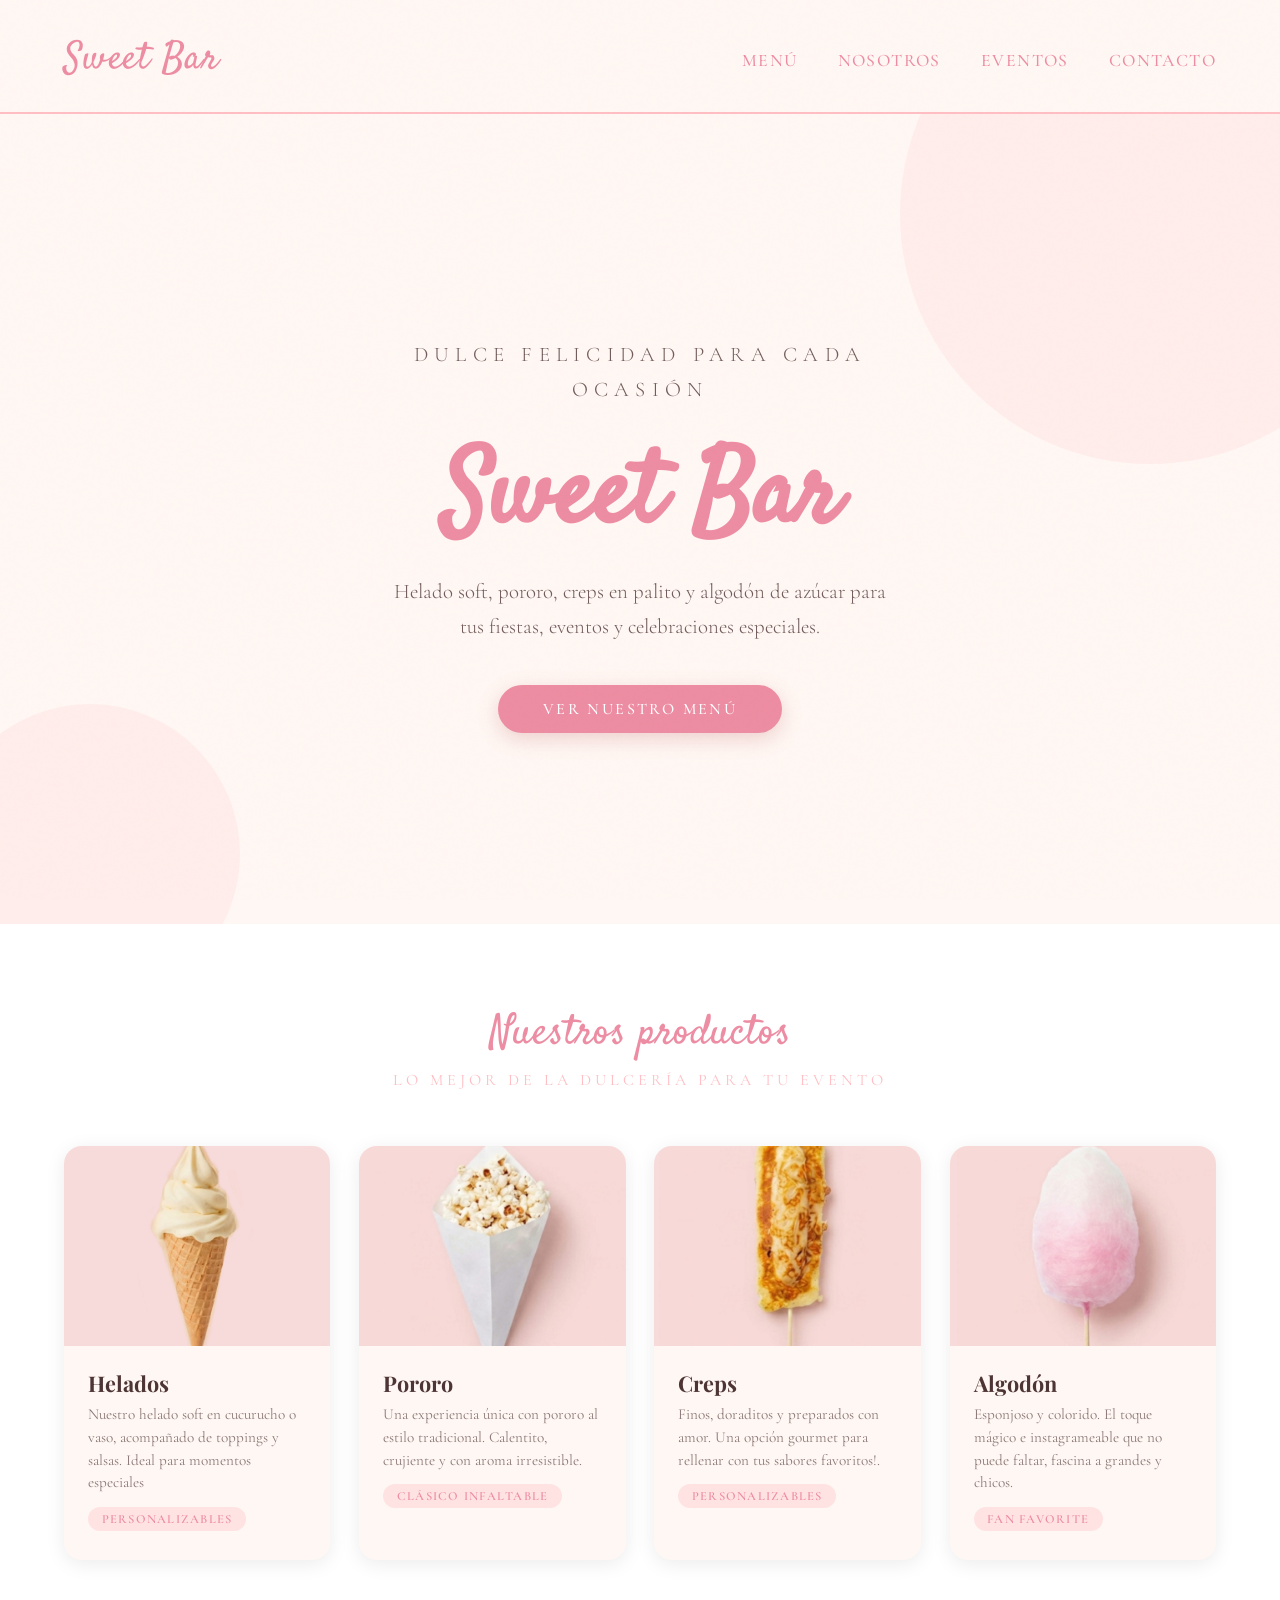
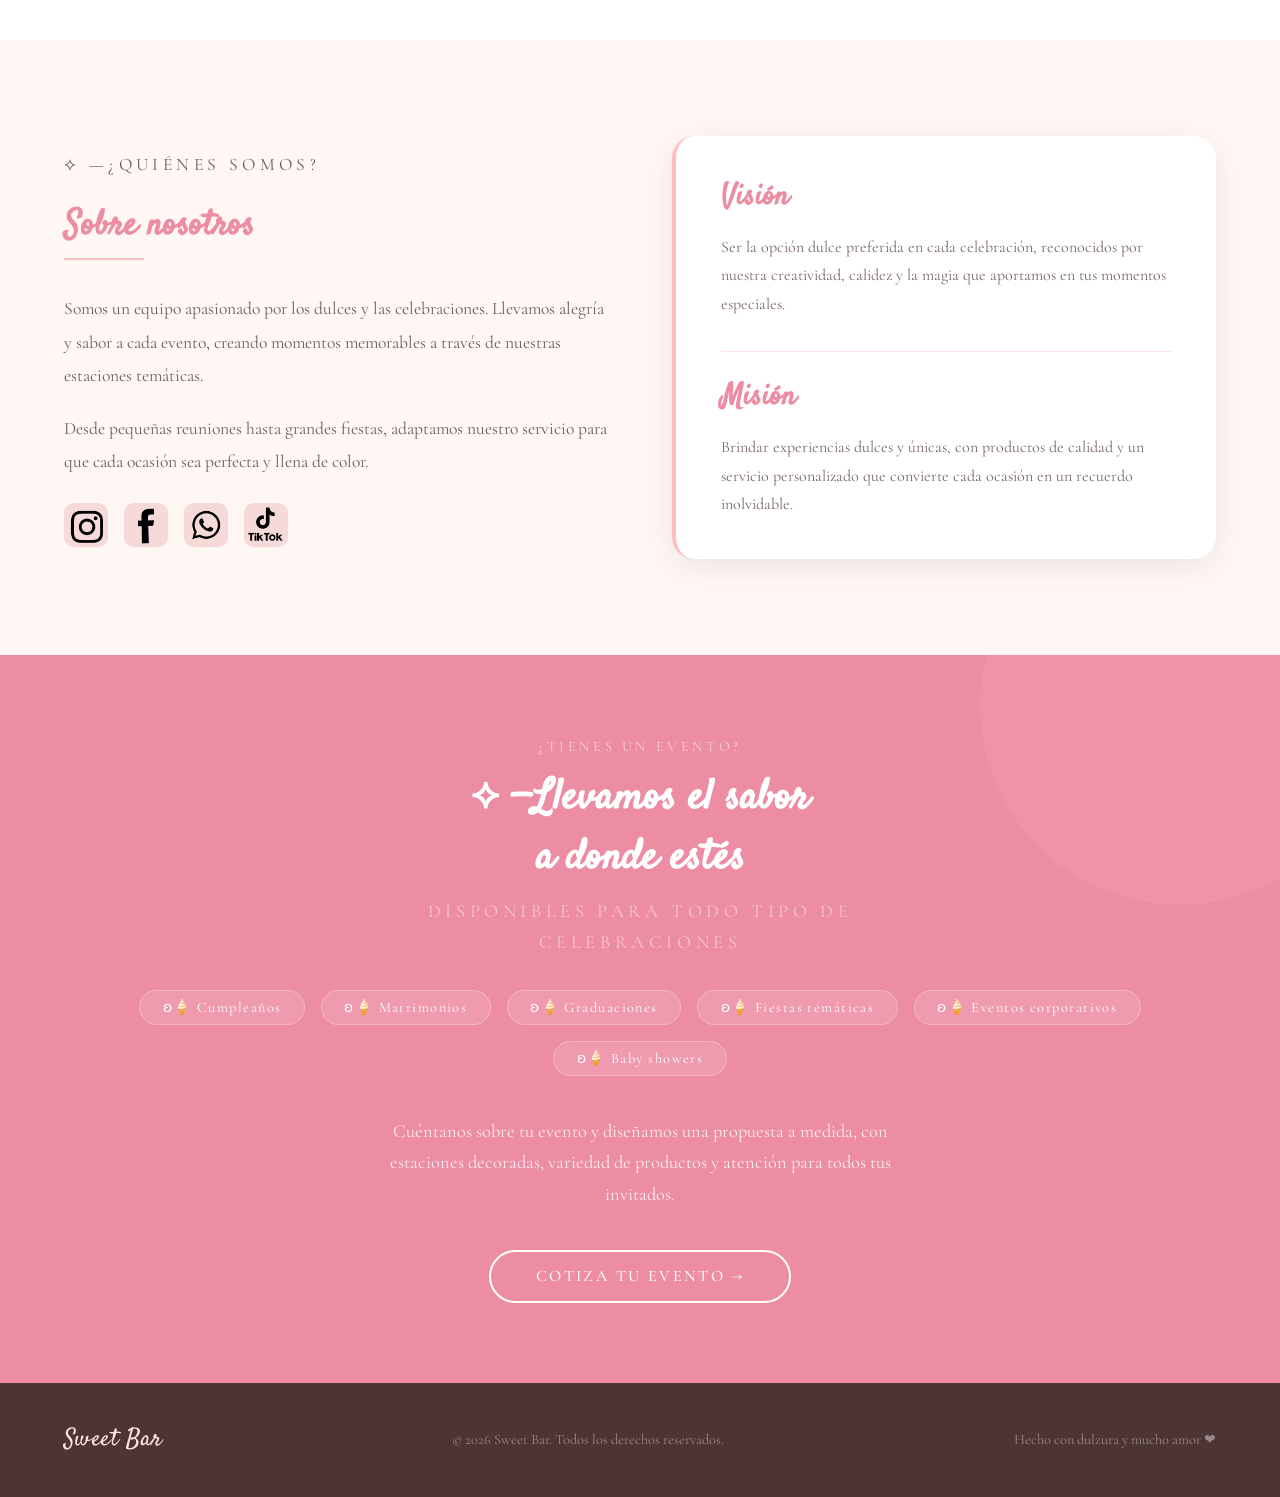
<file: index.html>
<!DOCTYPE html>
<html lang="es">
<head>
   
  <script src="https://cdn.userway.org/widget.js" data-account="dfUtnIJKN6"></script>
  <meta charset="UTF-8" />
  <meta name="viewport" content="width=device-width, initial-scale=1.0"/>
  <title>Sweet Bar</title>
  <link href="https://fonts.googleapis.com/css2?family=Playfair+Display:ital,wght@0,400;0,700;1,400&family=Cormorant+Garamond:wght@300;400;500&family=Satisfy&display=swap" rel="stylesheet"/>
  <style>
    :root {
    
  --rosa: #ffbec3;
  --rosa-claro: #ffe3e3;
  --rosa-oscuro: #ed8da3;
  --crema: #fff7f3;
  --blanco: #ffffff;
  --texto: #4e3535;
  --sombra: rgba(0, 0, 0, 0.08);
  --degradado: linear-gradient(135deg, #ffb6b9, #fae3d9);
}
    
    

    *, *::before, *::after {
      box-sizing: border-box;
      margin: 0;
      padding: 0;
    }

    body {
       background-color: var(--crema);
      color: var(--texto);
      font-family: 'Cormorant Garamond', serif;
      overflow-x: hidden;
    }

    /* ========== NOISE TEXTURE OVERLAY ========== */
    body::before {
      content: '';
      position: fixed;
      inset: 0;
      background-image: url("data:image/svg+xml,%3Csvg viewBox='0 0 200 200' xmlns='http://www.w3.org/2000/svg'%3E%3Cfilter id='n'%3E%3CfeTurbulence type='fractalNoise' baseFrequency='0.9' numOctaves='4' stitchTiles='stitch'/%3E%3C/filter%3E%3Crect width='100%25' height='100%25' filter='url(%23n)' opacity='0.03'/%3E%3C/svg%3E");
      pointer-events: none;
      z-index: 1000;
      opacity: 0.4;
    }

    /* ========== HEADER / NAV ========== */
    header {
      padding: 2rem 4rem 1.5rem;
      border-bottom: 2px solid var(--rosa);
      display: flex;
      align-items: center;
      justify-content: space-between;
      background: var(--crema);
      position: sticky;
      top: 0;
      z-index: 100;
      animation: slideDown 0.7s ease both;
    }

    @keyframes slideDown {
      from { transform: translateY(-40px); opacity: 0; }
      to   { transform: translateY(0);     opacity: 1; }
    }

    .logo {
      font-family: 'Satisfy', cursive;
      font-size: 2.4rem;
      color: var(--rosa-oscuro);
      letter-spacing: 0.02em;
      text-decoration: none;
    }

    .logo span {
      color: var(--rosa);
    }

    nav {
      display: flex;
      gap: 2.5rem;
    }

    nav a {
      text-decoration: none;
      font-family: 'Cormorant Garamond', serif;
      font-size: 1.1rem;
      font-weight: 500;
      color: var(--rosa-oscuro);
      letter-spacing: 0.08em;
      text-transform: uppercase;
      transition: color 0.3s;
      position: relative;
    }

    nav a::after {
      content: '';
      position: absolute;
      bottom: -3px;
      left: 0;
      width: 0;
      height: 1.5px;
      background: var(--rosa-oscuro);
      transition: width 0.3s ease;
    }

    nav a:hover::after { width: 100%; }
    nav a:hover { color: var(--texto); }

    /* ========== HERO ========== */
    .hero {
      min-height: 90vh;
      display: flex;
      flex-direction: column;
      align-items: center;
      justify-content: center;
      text-align: center;
      padding: 5rem 2rem 3rem;
      position: relative;
      overflow: hidden;
      animation: fadeUp 1s 0.2s ease both;
    }

    @keyframes fadeUp {
      from { transform: translateY(30px); opacity: 0; }
      to   { transform: translateY(0);    opacity: 1; }
    }

    /* decorative circles */
    .hero::before,
    .hero::after {
      content: '';
      position: absolute;
      border-radius: 50%;
      background: var(--rosa-claro);
      opacity: 0.5;
      z-index: 0;
    }
    .hero::before { width: 500px; height: 500px; top: -150px; right: -120px; }
    .hero::after  { width: 300px; height: 300px; bottom: -80px; left: -60px; }

    .hero-eyebrow {
      font-size: 1rem;
      letter-spacing: 0.3em;
      text-transform: uppercase;
      color: var(--rosa);
      margin-bottom: 1rem;
      position: relative;
      z-index: 1;
    }

    .hero h1 {
      font-family: 'Satisfy', cursive;
      font-size: clamp(3.5rem, 8vw, 7rem);
      color: var(--rosa-oscuro);
      line-height: 1;
      margin-bottom: 1.5rem;
      position: relative;
      z-index: 1;
    }

    .hero p {
      font-size: 1.3rem;
      font-weight: 300;
      max-width: 520px;
      line-height: 1.7;
      color: var(--texto);
      opacity: 0.8;
      margin-bottom: 2.5rem;
      position: relative;
      z-index: 1;
    }

    .btn-primary {
      display: inline-block;
      padding: 0.9rem 2.8rem;
      background: var(--rosa-oscuro);
      color: #fff;
      font-family: 'Cormorant Garamond', serif;
      font-size: 1rem;
      font-weight: 500;
      letter-spacing: 0.15em;
      text-transform: uppercase;
      text-decoration: none;
      border-radius: 50px;
      position: relative;
      z-index: 1;
      transition: background 0.3s, transform 0.2s, box-shadow 0.3s;
      box-shadow: 0 6px 20px rgba(200,120,120,0.3);
    }

    .btn-primary:hover {
      background: var(--texto);
      transform: translateY(-2px);
      box-shadow: 0 10px 28px rgba(74,46,46,0.2);
    }

    /* ========== PRODUCTOS ========== */
    .section-title {
      text-align: center;
      font-family: 'Satisfy', cursive;
      font-size: 2.6rem;
      color: var(--rosa-oscuro);
      margin-bottom: 0.4rem;
    }

    .section-sub {
      text-align: center;
      font-size: 1rem;
      letter-spacing: 0.25em;
      text-transform: uppercase;
      color: var(--rosa);
      margin-bottom: 3.5rem;
    }

    #menu {
      padding: 5rem 4rem;
      background: var(--blanco);
    }

    .productos-grid {
      display: grid;
      grid-template-columns: repeat(4, 1fr);
      gap: 1.8rem;
      max-width: 1200px;
      margin: 0 auto;
    }

    .producto-card {
      background: var(--crema);
      border-radius: 18px;
      overflow: hidden;
      box-shadow: 0 4px 20px var(--sombra);
      transition: transform 0.35s ease, box-shadow 0.35s ease;
      cursor: pointer;
      animation: cardIn 0.6s ease both;
    }

    .producto-card:nth-child(1) { animation-delay: 0.1s; }
    .producto-card:nth-child(2) { animation-delay: 0.2s; }
    .producto-card:nth-child(3) { animation-delay: 0.3s; }
    .producto-card:nth-child(4) { animation-delay: 0.4s; }

    @keyframes cardIn {
      from { transform: translateY(25px); opacity: 0; }
      to   { transform: translateY(0);    opacity: 1; }
    }

    .producto-card:hover {
      transform: translateY(-8px);
      box-shadow: 0 16px 40px rgba(200,120,120,0.25);
    }

    .producto-imagen {
      width: 100%;
      aspect-ratio: 4/3;
      display: flex;
      align-items: center;
      justify-content: center;
      font-size: 4rem;
      background: var(--rosa-claro);
    }

    .producto-info {
      padding: 1.4rem 1.5rem 1.8rem;
    }

    .producto-info h3 {
      font-family: 'Playfair Display', serif;
      font-size: 1.35rem;
      color: var(--texto);
      margin-bottom: 0.4rem;
    }

    .producto-info p {
      font-size: 0.95rem;
      line-height: 1.5;
      color: var(--texto);
      opacity: 0.65;
    }

    .producto-tag {
      display: inline-block;
      margin-top: 0.8rem;
      padding: 0.25rem 0.85rem;
      border-radius: 50px;
      background: var(--rosa-claro);
      color: var(--rosa-oscuro);
      font-size: 0.78rem;
      letter-spacing: 0.1em;
      text-transform: uppercase;
      font-weight: 600;
    }

    /* ========== SOBRE NOSOTROS ========== */
    #nosotros {
      padding: 6rem 4rem;
      background: var(--crema);
    }

    .nosotros-inner {
      max-width: 1200px;
      margin: 0 auto;
      display: grid;
      grid-template-columns: 1fr 1fr;
      gap: 4rem;
      align-items: center;
    }

    .nosotros-texto .section-title,
    .nosotros-texto .section-sub {
      text-align: left;
    }

    .nosotros-texto p {
      font-size: 1.1rem;
      line-height: 1.9;
      color: var(--texto);
      opacity: 0.8;
      margin-bottom: 1.2rem;
    }

    .nosotros-texto .linea {
      width: 80px;
      height: 2px;
      background: var(--rosa);
      margin-bottom: 2rem;
    }

    /* Social icons row */
    .social-row {
      display: flex;
      gap: 1rem;
      margin-top: 1.5rem;
    }

    .social-icon {
      width: 44px;
      height: 44px;
      border-radius: 10px;
      background: var(--rosa-claro);
      color: var(--rosa-oscuro);
      display: flex;
      align-items: center;
      justify-content: center;
      font-size: 1.2rem;
      text-decoration: none;
      transition: background 0.3s, transform 0.2s;
    }

    .social-icon:hover {
      background: var(--rosa-oscuro);
      color: white;
      transform: translateY(-3px);
    }

    /* Vision / Mision card */
    .vm-card {
      background: var(--blanco);
      border-radius: 22px;
      padding: 2.5rem 2.8rem;
      box-shadow: 0 8px 32px var(--sombra);
      border-left: 4px solid var(--rosa);
    }

    .vm-card h3 {
      font-family: 'Satisfy', cursive;
      font-size: 1.9rem;
      color: var(--rosa-oscuro);
      margin-bottom: 0.8rem;
    }

    .vm-card p {
      font-size: 1rem;
      line-height: 1.8;
      color: var(--texto);
      opacity: 0.75;
      margin-bottom: 2rem;
    }

    .vm-card p:last-child {
      margin-bottom: 0;
    }

    .vm-divider {
      width: 100%;
      height: 1px;
      background: var(--rosa-claro);
      margin: 1.5rem 0;
    }

    /* ========== EVENTOS / CTA ========== */
    #eventos {
      padding: 5rem 4rem;
      background: var(--rosa-oscuro);
      color: white;
      text-align: center;
      position: relative;
      overflow: hidden;
    }

    #eventos::before {
      content: '';
      position: absolute;
      width: 400px; height: 400px;
      background: rgba(255,255,255,0.05);
      border-radius: 50%;
      top: -150px; right: -100px;
    }

    #eventos .section-title { color: white; }
    #eventos .section-sub   { color: rgba(255,255,255,0.6); }

    #eventos p {
      font-size: 1.15rem;
      max-width: 560px;
      margin: 0 auto 2.5rem;
      opacity: 0.85;
      line-height: 1.7;
    }

    .btn-outline {
      display: inline-block;
      padding: 0.9rem 2.8rem;
      border: 2px solid white;
      color: white;
      font-family: 'Cormorant Garamond', serif;
      font-size: 1rem;
      font-weight: 500;
      letter-spacing: 0.15em;
      text-transform: uppercase;
      text-decoration: none;
      border-radius: 50px;
      transition: background 0.3s, color 0.3s, transform 0.2s;
    }

    .btn-outline:hover {
      background: white;
      color: var(--rosa-oscuro);
      transform: translateY(-2px);
    }

    .eventos-tags {
      display: flex;
      flex-wrap: wrap;
      justify-content: center;
      gap: 1rem;
      margin-bottom: 2.5rem;
    }

    .eventos-tag {
      padding: 0.5rem 1.4rem;
      background: rgba(255,255,255,0.12);
      border: 1px solid rgba(255,255,255,0.25);
      border-radius: 50px;
      font-size: 0.9rem;
      letter-spacing: 0.1em;
      color: white;
    }

    /* ========== FOOTER ========== */
    footer {
      padding: 2.5rem 4rem;
      background: var(--texto);
      color: rgba(255,255,255,0.7);
      display: flex;
      align-items: center;
      justify-content: space-between;
      font-size: 0.9rem;
    }

    footer .logo {
      color: var(--rosa-claro);
      font-size: 1.5rem;
    }

    footer p { opacity: 0.6; }

  @media (max-width: 900px) {
  header {
    padding: 1rem 1.5rem;
    flex-direction: column;
    gap: 0.8rem;
    align-items: center;
  }

  nav {
    gap: 1.2rem;
    flex-wrap: wrap;
    justify-content: center;
  }
  @media (max-width: 600px) {
  header { padding: 1rem 1rem; }
  .hero { padding: 2rem 1rem; min-height: auto; }
  #menu { padding: 3rem 1rem; }
  #nosotros { padding: 3rem 1rem; }
  #eventos { padding: 3rem 1rem; }
  footer { padding: 1.5rem 1rem; }
}

  nav a {
    font-size: 0.95rem;
  }

  .hero {
    padding: 3rem 1.5rem 2.5rem;
    min-height: 80vh;
  }

  #menu, #nosotros, #eventos {
    padding: 3.5rem 1.5rem;
  }

  .productos-grid {
    grid-template-columns: repeat(2, 1fr);
    gap: 1rem;
  }

  .nosotros-inner {
    grid-template-columns: 1fr;
    gap: 2rem;
  }

  footer {
    flex-direction: column;
    gap: 0.5rem;
    text-align: center;
    padding: 2rem 1.5rem;
  }
}

@media (max-width: 480px) {
  header {
    padding: 0.8rem 1rem;
  }

  nav {
    gap: 0.8rem;
  }

  nav a {
    font-size: 0.85rem;
    letter-spacing: 0.04em;
  }

  .hero {
    padding: 2rem 1rem 2rem;
  }

  .hero h1 {
    font-size: 3rem;
  }

  .productos-grid {
    grid-template-columns: 1fr;
  }

  .btn-primary, .btn-outline {
    width: 90%;
    text-align: center;
    padding: 0.9rem 1rem;
  }
}
    img {
    max-width: 100%;
    height: auto;
}

/* Ajustes especiales para teléfonos */
@media (max-width: 600px) {
    body {
        padding: 5px; 
    }
    h1 {
        font-size: 28px; 
    }
    p {
        font-size: 16px; 
    }
   
    button {
        width: 90%;
        margin: 0 auto;
    }
}
<link rel="stylesheet" href="style.css">
  </style>
</head>
<body>

  <!-- HEADER -->
  <header>
    <a href="#" class="logo">Sweet Bar</a>
    <nav>
      <a href="#menu">Menú</a>
      <a href="#nosotros">Nosotros</a>
      <a href="#eventos">Eventos</a>
      <a href="#contacto">Contacto</a>
    </nav>
  </header>

  <!-- HERO -->
  <section class="hero">
    <p class="hero-eyebrow"> Dulce felicidad para cada ocasión </p>
    <h1>Sweet Bar</h1>
    <p>Helado soft, pororo, creps en palito y algodón de azúcar para tus fiestas, eventos y celebraciones especiales.</p>
    <a href="#menu" class="btn-primary">Ver nuestro menú</a>
  </section>

  <!-- PRODUCTOS -->
  <section id="menu">
    <p class="section-title">Nuestros productos</p>
    <p class="section-sub">Lo mejor de la dulcería para tu evento</p>
<div class="productos-grid">
    <a href="helados.html" style="text-decoration: none; color: inherit; display: contents;">
    <div class="producto-card">
      <div class="producto-imagen">
        <img src="Hhelado.jpeg" style="width:100%; height:100%; object-fit:cover;" alt="Helado">
      </div>
      <div class="producto-info">
        <h3>Helados</h3>
        <p>Nuestro helado soft en cucurucho o vaso, acompañado de toppings y salsas. Ideal para momentos especiales</p>
        <span class="producto-tag">Personalizables</span>
      </div>
    </div>
  </a>

  <a href="pororo.html" style="text-decoration: none; color: inherit; display: contents;">
    <div class="producto-card">
      <div class="producto-imagen">
        <img src="PPororo.jpeg" style="width:100%; height:100%; object-fit:cover;" alt="Pororo">
      </div>
      <div class="producto-info">
        <h3>Pororo</h3>
        <p>Una experiencia única con pororo al estilo tradicional. Calentito, crujiente y con aroma irresistible.</p>
        <span class="producto-tag">Clásico Infaltable</span>
      </div>
    </div>
  </a>
  <a href="creps.html" style="text-decoration: none; color: inherit; display: contents;">
  <div class="producto-card">
    <div class="producto-imagen">
      <img src="CCreps.jpeg" style="width:100%; height:100%; object-fit:cover;" alt="Creps">
    </div>
    <div class="producto-info">
      <h3>Creps</h3>
      <p>Finos, doraditos y preparados con amor. Una opción gourmet para rellenar con tus sabores favoritos!.</p>
      <span class="producto-tag">Personalizables</span>
    </div>
  </div>
</a>
<a href="algodón.html" style="text-decoration: none; color: inherit; display: contents;">
  <div class="producto-card">
    <div class="producto-imagen">
      <img src="AAlgodon.jpeg" style="width:100%; height:100%; object-fit:cover;" alt="Algodón">
    </div>
    <div class="producto-info">
      <h3>Algodón</h3>
      <p>Esponjoso y colorido. El toque mágico e instagrameable que no puede faltar, fascina a grandes y chicos.</p>
      <span class="producto-tag">Fan favorite</span>
    </div>
  </div>
</a>
</div>
    
  </section>

  <!-- SOBRE NOSOTROS -->
  <section id="nosotros">
    <div class="nosotros-inner">

      <!-- Texto izquierda -->
      <div class="nosotros-texto">
        <p class="section-sub" style="text-align:left;">⟡ —¿Quiénes somos?</p>
        <h2 class="section-title" style="text-align:left; font-size:2.2rem;">Sobre nosotros</h2>
        <div class="linea"></div>
        <p>Somos un equipo apasionado por los dulces y las celebraciones. Llevamos alegría y sabor a cada evento, creando momentos memorables a través de nuestras estaciones temáticas.</p>
        <p>Desde pequeñas reuniones hasta grandes fiestas, adaptamos nuestro servicio para que cada ocasión sea perfecta y llena de color.</p>
        <div class="social-row">
          <a class="social-icon" href="https://www.instagram.com/sweetbar.py?igsh=a3Mwa2s1dm40MXZv" title="Instagram"> <img src="Instagram.jpeg" alt="Instagram" class="social-icon"> </a>
          <a class="social-icon" href="https://www.facebook.com/share/1CmbuYnszn/" title="Facebook"> <img src="facebook.jpeg" alt="Facebook" class="social-icon">  </a>
          <a class="social-icon" href="https://wa.me/595982533669?text=%C2%A1Hola%2C%20Sweet%20Bar!%20Me%20gustar%C3%ADa%20saber%20m%C3%A1s%20acerca%20de%20sus%20servicios." title="WhatsApp"> <img src="Whatsapp.jpeg" alt="WhatsApp" class="social-icon" </a>
          <a class="social-icon" href="https://www.tiktok.com/@sweetbar.py?_r=1&_t=ZS-96TPVTiFxgL" title="Tik Tok"> <img src="tiktok.jpeg" alt="Tiktok" class="social-icon"> </a>
        </div>
      </div>

      <!-- Card derecha: Visión y Misión -->
      <div class="vm-card">
        <h3>Visión</h3>
        <p>Ser la opción dulce preferida en cada celebración, reconocidos por nuestra creatividad, calidez y la magia que aportamos en tus momentos especiales.</p>

        <div class="vm-divider"></div>

        <h3>Misión</h3>
        <p>Brindar experiencias dulces y únicas, con productos de calidad y un servicio personalizado que convierte cada ocasión en un recuerdo inolvidable.</p>
      </div>

    </div>
  </section>

  <!-- EVENTOS / CTA -->
  <section id="eventos">
    <p class="section-eyebrow" style="letter-spacing:0.25em; font-size:0.9rem; text-transform:uppercase; opacity:0.6; margin-bottom:0.6rem;">¿Tienes un evento?</p>
    <h2 class="section-title">⟡ —Llevamos el sabor<br>a donde estés</h2>
    <p class="section-sub" style="margin-bottom: 2rem;">Disponibles para todo tipo de celebraciones</p>

    <div class="eventos-tags">
      <span class="eventos-tag">ʚ🍦 Cumpleaños</span>
      <span class="eventos-tag">ʚ🍦 Matrimonios</span>
      <span class="eventos-tag">ʚ🍦 Graduaciones</span>
      <span class="eventos-tag">ʚ🍦 Fiestas temáticas</span>
      <span class="eventos-tag">ʚ🍦 Eventos corporativos</span>
      <span class="eventos-tag">ʚ🍦 Baby showers</span>
    </div>

    <p>Cuéntanos sobre tu evento y diseñamos una propuesta a medida, con estaciones decoradas, variedad de productos y atención para todos tus invitados.</p>
    <a href="https://wa.me/595982533669?text=%C2%A1Hola%2C%20Sweet%20Bar!%20Me%20gustar%C3%ADa%20saber%20m%C3%A1s%20acerca%20de%20sus%20servicios." class="btn-outline" id="contacto">Cotiza tu evento →</a>
  </section>

  <!-- FOOTER -->
  <footer>
    <a href="#" class="logo">Sweet Bar</a>
    <p>© 2026 Sweet Bar. Todos los derechos reservados.</p>
    <p>Hecho con dulzura y mucho amor ❤︎</p>
  </footer>

</body>
</html>
</file>
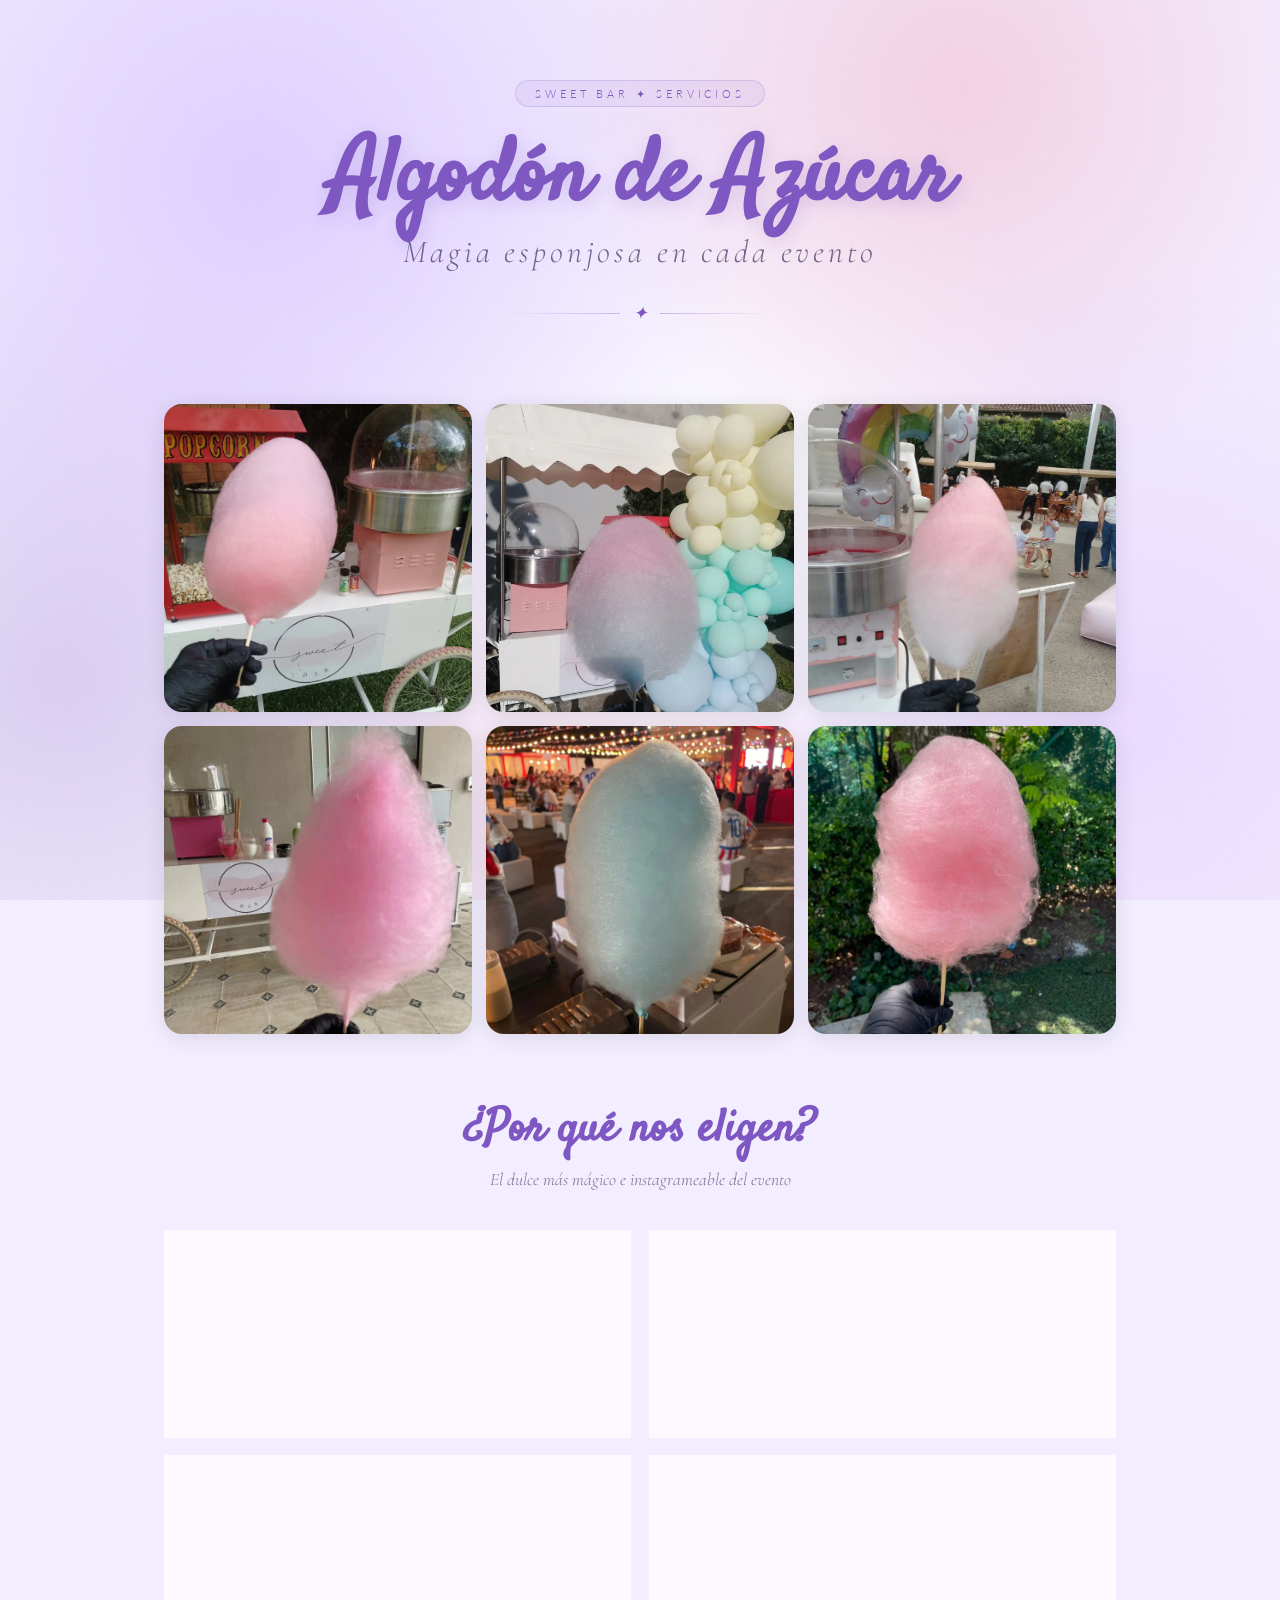
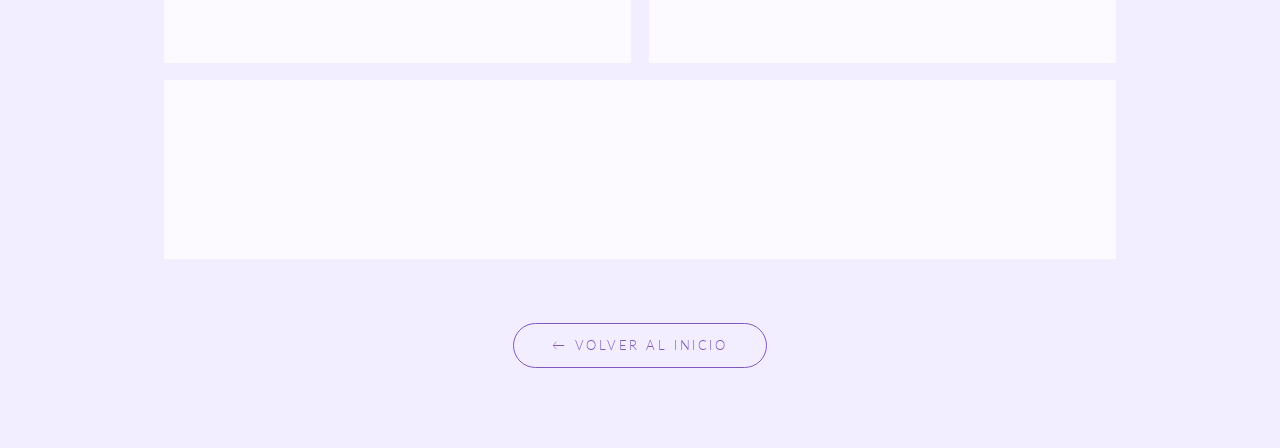
<file: algodón.html>
<!DOCTYPE html>
<html lang="es">
<head>
  <meta charset="UTF-8" />
  <meta name="viewport" content="width=device-width, initial-scale=1.0"/>
  <title>Sweet Bar – Servicio de Algodón de Azúcar</title>
  <link href="https://fonts.googleapis.com/css2?family=Cormorant+Garamond:ital,wght@0,300;0,400;0,500;1,300;1,400&family=Satisfy&family=Lato:wght@300;400&display=swap" rel="stylesheet"/>
  <style>
    *, *::before, *::after { box-sizing:border-box; margin:0; padding:0; }
    :root {
      --ac:     #c9b3f5;
      --ac-cl:  #ede7f6;
      --ac-osc: #7e57c2;
      --texto:  #3b2d5e;
    }
    body {
      min-height:100vh; color:var(--texto);
      font-family:'Cormorant Garamond',serif; overflow-x:hidden;
      background-color:#f3eeff;
      background-image:
        radial-gradient(circle at 20% 20%, rgba(209,187,255,.6)  0, transparent 40%),
        radial-gradient(circle at 75% 10%, rgba(244,167,185,.4)  0, transparent 32%),
        radial-gradient(circle at 55% 55%, rgba(255,255,255,.8)  0, transparent 45%),
        radial-gradient(circle at 5%  75%, rgba(179,157,219,.4)  0, transparent 30%),
        radial-gradient(circle at 88% 80%, rgba(225,200,255,.5)  0, transparent 35%),
        radial-gradient(circle at 45% 90%, rgba(244,167,185,.25) 0, transparent 28%);
      background-attachment:fixed;
    }
    body::before {
      content:''; position:fixed; inset:0; pointer-events:none; z-index:999; opacity:.45;
      background-image:url("data:image/svg+xml,%3Csvg viewBox='0 0 200 200' xmlns='http://www.w3.org/2000/svg'%3E%3Cfilter id='n'%3E%3CfeTurbulence type='fractalNoise' baseFrequency='.85' numOctaves='4' stitchTiles='stitch'/%3E%3C/filter%3E%3Crect width='100%25' height='100%25' filter='url(%23n)' opacity='.04'/%3E%3C/svg%3E");
    }
    .hero { text-align:center; padding:5rem 1.5rem 3rem; animation:fadeUp .9s ease both; }
    .hero-tag {
      display:inline-block; font-family:'Lato',sans-serif; font-size:.7rem;
      font-weight:300; letter-spacing:.35em; text-transform:uppercase;
      color:var(--ac-osc); background:rgba(179,157,219,.15);
      border:1px solid rgba(179,157,219,.45); border-radius:50px;
      padding:.35rem 1.2rem; margin-bottom:1.8rem;
    }
    .hero h1 {
      font-family:'Satisfy',cursive; font-size:clamp(3rem,10vw,5.5rem);
      color:var(--ac-osc); line-height:1; margin-bottom:.5rem;
      text-shadow:2px 4px 18px rgba(126,87,194,.2);
    }
    .hero h2 { font-weight:300; font-style:italic; font-size:clamp(1.3rem,4vw,2rem); color:var(--texto); opacity:.7; letter-spacing:.12em; }
    .divider { display:flex; align-items:center; justify-content:center; gap:.8rem; margin:2rem auto; max-width:260px; }
    .divider span { flex:1; height:1px; background:linear-gradient(to right,transparent,var(--ac)); }
    .divider span:last-child { background:linear-gradient(to left,transparent,var(--ac)); }
    .divider em { font-size:1.1rem; color:var(--ac-osc); }
    .galeria-section { max-width:1000px; margin:0 auto; padding:0 1.5rem 4rem; animation:fadeUp .9s .15s ease both; }
    .galeria-grid { display:grid; grid-template-columns:repeat(3,1fr); gap:14px; }
    .galeria-item { aspect-ratio:1/1; border-radius:18px; overflow:hidden; box-shadow:0 4px 22px rgba(0,0,0,.1); transition:transform .35s, box-shadow .35s; }
    .galeria-item:hover { transform:translateY(-5px) scale(1.02); box-shadow:0 12px 36px rgba(126,87,194,.22); }
    .galeria-img { width:100%; height:100%; object-fit:cover; display:block; }
    .info-section { max-width:1000px; margin:0 auto 1rem; padding:0 1.5rem; animation:fadeUp .9s .25s ease both; }
    .info-header { text-align:center; margin-bottom:2.5rem; }
    .info-header h2 { font-family:'Satisfy',cursive; font-size:clamp(1.8rem,6vw,2.8rem); color:var(--ac-osc); margin-bottom:.4rem; }
    .info-header p { font-style:italic; font-size:1.1rem; opacity:.65; font-weight:300; }
    .cards-grid { display:grid; grid-template-columns:repeat(2,1fr); gap:18px; }
    .card { background:rgba(255,255,255,.72); backdrop-filter:blur(10px); border:1px solid rgba(179,157,219,.35); border-radius:22px; padding:2rem 1.8rem; transition:transform .3s, box-shadow .3s; position:relative; overflow:hidden; }
    .card::before { content:''; position:absolute; top:-40px; right:-40px; width:120px; height:120px; border-radius:50%; background:radial-gradient(circle,rgba(179,157,219,.2),transparent 70%); }
    .card:hover { transform:translateY(-4px); box-shadow:0 10px 32px rgba(126,87,194,.15); }
    .card-icon { font-size:2rem; margin-bottom:.8rem; display:block; }
    .card h3 { font-size:1.25rem; font-weight:500; color:var(--ac-osc); margin-bottom:.5rem; letter-spacing:.03em; }
    .card p { font-size:1.05rem; font-weight:300; line-height:1.7; opacity:.8; }
    .btn-wrap { text-align:center; padding:3rem 1.5rem 5rem; animation:fadeUp .9s .35s ease both; }
    .btn-volver { display:inline-flex; align-items:center; gap:.5rem; padding:.85rem 2.4rem; border:1.5px solid var(--ac-osc); border-radius:50px; color:var(--ac-osc); text-decoration:none; font-family:'Lato',sans-serif; font-size:.8rem; font-weight:300; letter-spacing:.2em; text-transform:uppercase; transition:background .3s, color .3s, transform .25s; }
    .btn-volver:hover { background:var(--ac-osc); color:#fff; transform:translateY(-2px); }
    @keyframes fadeUp { from{opacity:0;transform:translateY(28px)} to{opacity:1;transform:translateY(0)} }
    @media(max-width:600px){ .cards-grid{grid-template-columns:1fr} .galeria-grid{gap:10px} }
  </style>
</head>
<body>
  <div class="hero">
    <div class="hero-tag">Sweet Bar ✦ Servicios</div>
    <h1>Algodón de Azúcar</h1>
    <h2>Magia esponjosa en cada evento</h2>
    <div class="divider"><span></span><em>✦</em><span></span></div>
  </div>
  <section class="galeria-section">
    <div class="galeria-grid">
      <div class="galeria-item"><img src="Algodo1.jpeg" class="galeria-img" alt="Algodón 1"></div>
      <div class="galeria-item"><img src="algodo2.jpeg" class="galeria-img" alt="Algodón 2"></div>
      <div class="galeria-item"><img src="Algodo3.jpeg" class="galeria-img" alt="Algodón 3"></div>
      <div class="galeria-item"><img src="Algodo4.jpeg" class="galeria-img" alt="Algodón 4"></div>
      <div class="galeria-item"><img src="Algodo5.jpeg" class="galeria-img" alt="Algodón 5"></div>
      <div class="galeria-item"><img src="Algodo6.jpeg" class="galeria-img" alt="Algodón 6"></div>
    </div>
  </section>
  <section class="info-section">
    <div class="info-header"><h2>¿Por qué nos eligen?</h2><p>El dulce más mágico e instagrameable del evento</p></div>
    <div class="cards-grid">
      <div class="card"><span class="card-icon">⟡ —</span><h3>Toque instagrameable</h3><p>Su apariencia esponjosa y colorida cautiva todas las miradas y es el favorito para fotos inolvidables.</p></div>
      <div class="card"><span class="card-icon">⟡ —</span><h3>Sabor nostálgico</h3><p>Un dulce que transporta a grandes y chicos a sus mejores recuerdos, garantizando sonrisas al instante.</p></div>
      <div class="card"><span class="card-icon">⟡ —</span><h3>Frescura garantizada</h3><p>Lo preparamos al momento, asegurando que cada algodón esté en su punto perfecto de textura y dulzura.</p></div>
      <div class="card"><span class="card-icon">⟡ —</span><h3>Estación decorada</h3><p>Adaptamos la presentación para que combine con la temática de tu fiesta, aportando alegría y color.</p></div>
      <div class="card" style="grid-column:1/-1"><span class="card-icon">⟡ —</span><h3>Atención dinámica</h3><p>Nuestro servicio es rápido y entretenido, permitiendo que todos los invitados disfruten sin esperas.</p></div>
    </div>
  </section>
  <div class="btn-wrap"><a href="index.html" class="btn-volver">← Volver al inicio</a></div>
</body>
</html>
</file>
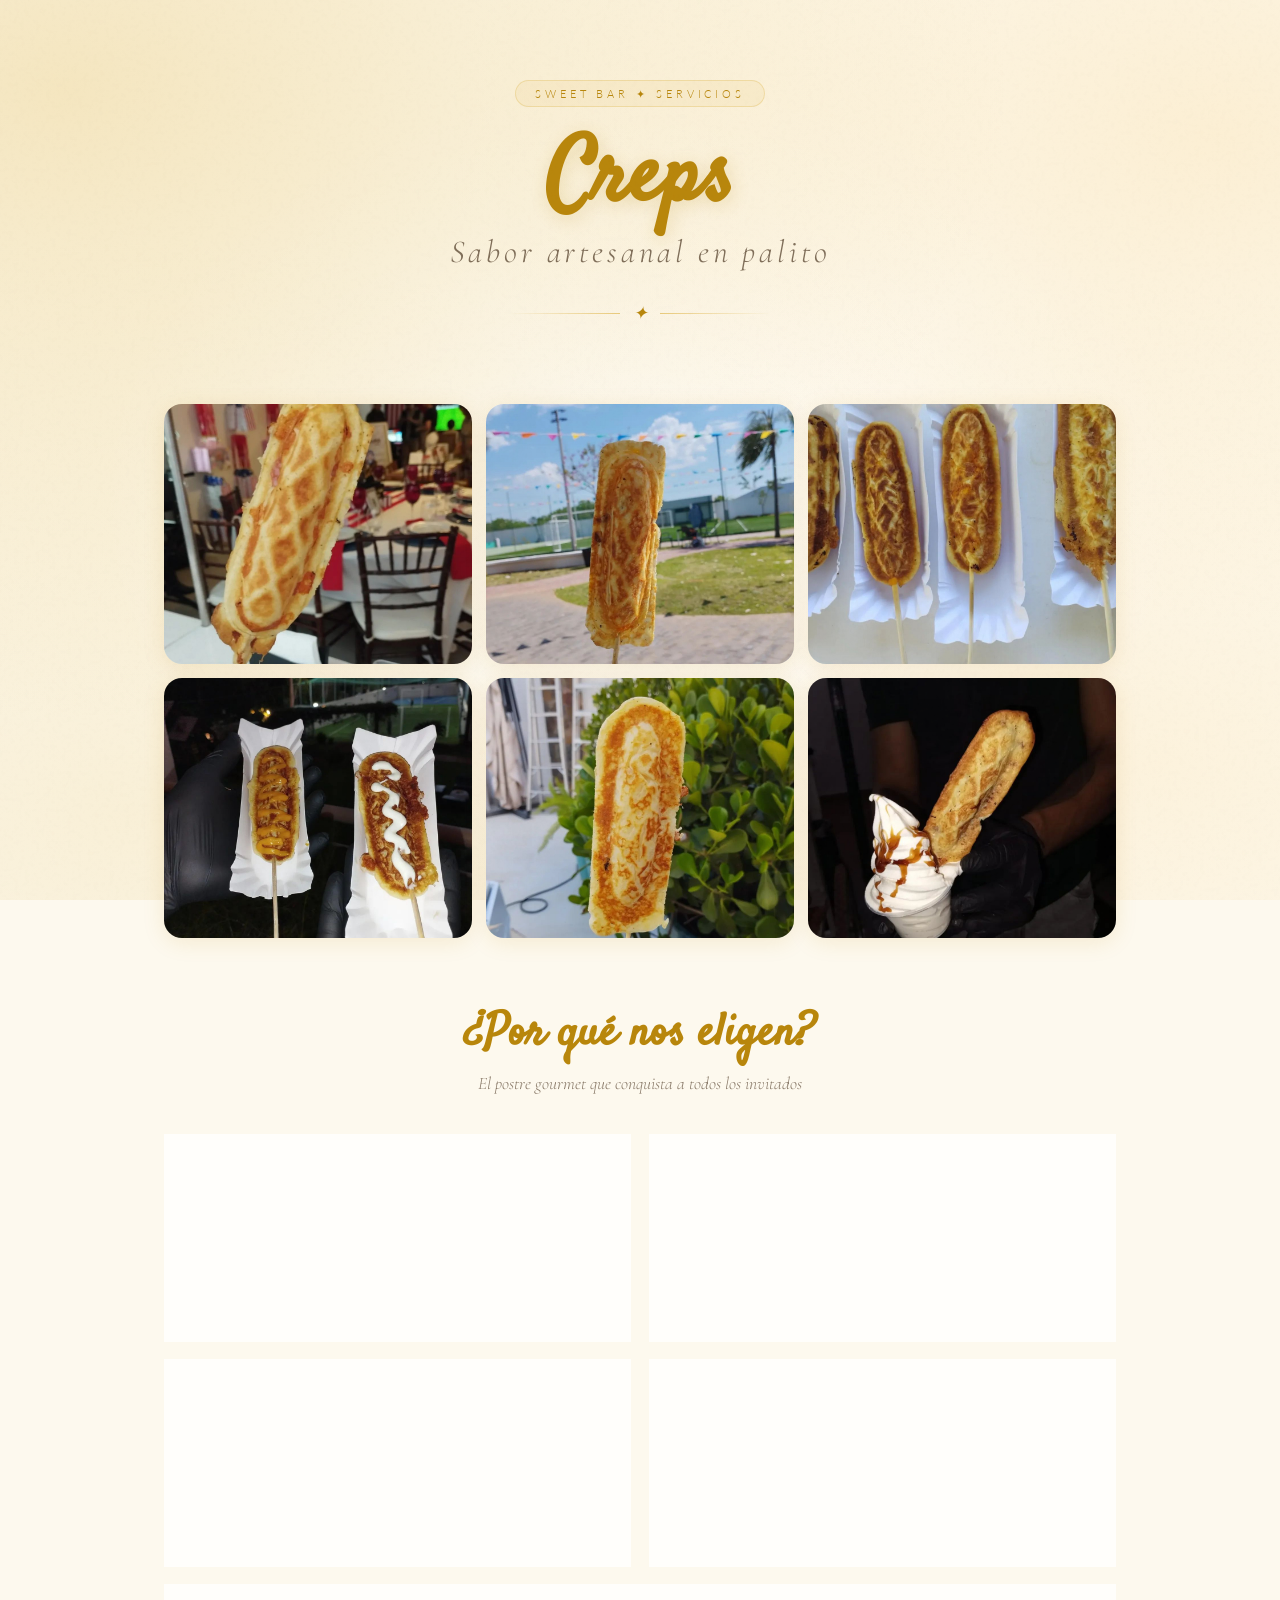
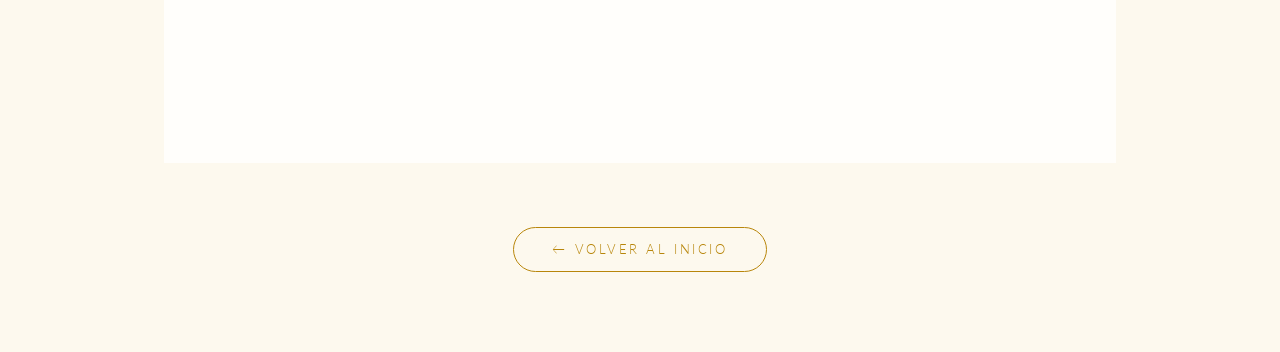
<file: creps.html>
<!DOCTYPE html>
<html lang="es">
<head>
  <meta charset="UTF-8" />
  <meta name="viewport" content="width=device-width, initial-scale=1.0"/>
  <title>Sweet Bar – Servicio de Creps</title>
  <link href="https://fonts.googleapis.com/css2?family=Cormorant+Garamond:ital,wght@0,300;0,400;0,500;1,300;1,400&family=Satisfy&family=Lato:wght@300;400&display=swap" rel="stylesheet"/>
  <style>
    *, *::before, *::after { box-sizing: border-box; margin: 0; padding: 0; }
    :root {
      --acento:       #e8c97a;
      --acento-claro: #fdf6e3;
      --acento-osc:   #b8860b;
      --crema:        #fdf9ee;
      --texto:        #4a3520;
    }
    body {
      background-color: var(--crema);
      background-image:
        radial-gradient(ellipse at 5% 10%,  rgba(232,201,122,.4) 0, transparent 55%),
        radial-gradient(ellipse at 95% 15%, rgba(249,215,150,.3) 0, transparent 45%),
        radial-gradient(ellipse at 50% 55%, rgba(255,255,255,.7)  0, transparent 60%),
        radial-gradient(ellipse at 10% 90%, rgba(232,201,122,.2)  0, transparent 50%),
        radial-gradient(ellipse at 90% 85%, rgba(249,215,150,.2)  0, transparent 45%);
      background-attachment: fixed;
      color: var(--texto);
      font-family: 'Cormorant Garamond', serif;
      overflow-x: hidden;
    }
    body::before {
      content: '';
      position: fixed; inset: 0;
      background-image: url("data:image/svg+xml,%3Csvg viewBox='0 0 200 200' xmlns='http://www.w3.org/2000/svg'%3E%3Cfilter id='n'%3E%3CfeTurbulence type='fractalNoise' baseFrequency='.85' numOctaves='4' stitchTiles='stitch'/%3E%3C/filter%3E%3Crect width='100%25' height='100%25' filter='url(%23n)' opacity='.035'/%3E%3C/svg%3E");
      pointer-events: none; z-index: 999; opacity: .5;
    }
    .hero { text-align: center; padding: 5rem 1.5rem 3rem; animation: fadeUp .9s ease both; }
    .hero-tag {
      display: inline-block; font-family: 'Lato', sans-serif; font-size: .7rem;
      font-weight: 300; letter-spacing: .35em; text-transform: uppercase;
      color: var(--acento-osc); background: rgba(232,201,122,.15);
      border: 1px solid rgba(232,201,122,.5); border-radius: 50px;
      padding: .35rem 1.2rem; margin-bottom: 1.8rem;
    }
    .hero h1 {
      font-family: 'Satisfy', cursive; font-size: clamp(3rem, 10vw, 5.5rem);
      color: var(--acento-osc); line-height: 1; margin-bottom: .5rem;
      text-shadow: 2px 4px 18px rgba(184,134,11,.2);
    }
    .hero h2 { font-weight: 300; font-style: italic; font-size: clamp(1.3rem, 4vw, 2rem); color: var(--texto); opacity: .7; letter-spacing: .12em; }
    .divider { display: flex; align-items: center; justify-content: center; gap: .8rem; margin: 2rem auto; max-width: 260px; }
    .divider span { flex: 1; height: 1px; background: linear-gradient(to right, transparent, var(--acento)); }
    .divider span:last-child { background: linear-gradient(to left, transparent, var(--acento)); }
    .divider em { font-size: 1.1rem; color: var(--acento-osc); }

    .galeria-section { max-width: 1000px; margin: 0 auto; padding: 0 1.5rem 4rem; animation: fadeUp .9s .15s ease both; }

    /* ── GALERÍA CORREGIDA ── */
    .galeria-grid {
      display: grid;
      grid-template-columns: repeat(3, 1fr);
      grid-auto-rows: 260px;
      gap: 14px;
    }
    .galeria-item {
      border-radius: 18px;
      overflow: hidden;
      box-shadow: 0 4px 22px rgba(184,134,11,.13);
      transition: transform .35s ease, box-shadow .35s ease;
    }
    .galeria-item:hover { transform: translateY(-5px) scale(1.02); box-shadow: 0 12px 36px rgba(184,134,11,.22); }
    .galeria-img { width: 100%; height: 100%; object-fit: cover; object-position: center; display: block; }

    .info-section { max-width: 1000px; margin: 0 auto 1rem; padding: 0 1.5rem; animation: fadeUp .9s .25s ease both; }
    .info-header { text-align: center; margin-bottom: 2.5rem; }
    .info-header h2 { font-family: 'Satisfy', cursive; font-size: clamp(1.8rem, 6vw, 2.8rem); color: var(--acento-osc); margin-bottom: .4rem; }
    .info-header p { font-style: italic; font-size: 1.1rem; opacity: .65; font-weight: 300; }
    .cards-grid { display: grid; grid-template-columns: repeat(2, 1fr); gap: 18px; }
    .card {
      background: rgba(255,255,255,.75); backdrop-filter: blur(10px);
      border: 1px solid rgba(232,201,122,.4); border-radius: 22px;
      padding: 2rem 1.8rem; transition: transform .3s ease, box-shadow .3s ease;
      position: relative; overflow: hidden;
    }
    .card::before { content: ''; position: absolute; top: -40px; right: -40px; width: 120px; height: 120px; border-radius: 50%; background: radial-gradient(circle, rgba(232,201,122,.2), transparent 70%); }
    .card:hover { transform: translateY(-4px); box-shadow: 0 10px 32px rgba(184,134,11,.15); }
    .card-icon { font-size: 2rem; margin-bottom: .8rem; display: block; }
    .card h3 { font-size: 1.25rem; font-weight: 500; color: var(--acento-osc); margin-bottom: .5rem; letter-spacing: .03em; }
    .card p { font-size: 1.05rem; font-weight: 300; line-height: 1.7; opacity: .8; }
    .btn-wrap { text-align: center; padding: 3rem 1.5rem 5rem; animation: fadeUp .9s .35s ease both; }
    .btn-volver {
      display: inline-flex; align-items: center; gap: .5rem;
      padding: .85rem 2.4rem; border: 1.5px solid var(--acento-osc); border-radius: 50px;
      color: var(--acento-osc); text-decoration: none; font-family: 'Lato', sans-serif;
      font-size: .8rem; font-weight: 300; letter-spacing: .2em; text-transform: uppercase;
      transition: background .3s, color .3s, transform .25s;
    }
    .btn-volver:hover { background: var(--acento-osc); color: #fff; transform: translateY(-2px); }
    @keyframes fadeUp { from { opacity: 0; transform: translateY(28px); } to { opacity: 1; transform: translateY(0); } }
    @media (max-width: 600px) {
      .cards-grid { grid-template-columns: 1fr; }
      .galeria-grid { gap: 10px; grid-auto-rows: 160px; }
    }
  </style>
</head>
<body>
  <div class="hero">
    <div class="hero-tag">Sweet Bar ✦ Servicios</div>
    <h1>Creps</h1>
    <h2>Sabor artesanal en palito</h2>
    <div class="divider"><span></span><em>✦</em><span></span></div>
  </div>
  <section class="galeria-section">
    <div class="galeria-grid">
      <div class="galeria-item"><img src="Creps1.jpeg" class="galeria-img" alt="Creps 1"></div>
      <div class="galeria-item"><img src="Creps2.jpeg" class="galeria-img" alt="Creps 2"></div>
      <div class="galeria-item"><img src="Creps3.jpeg" class="galeria-img" alt="Creps 3"></div>
      <div class="galeria-item"><img src="Creps4.jpeg" class="galeria-img" alt="Creps 4"></div>
      <div class="galeria-item"><img src="Creps5.jpeg" class="galeria-img" alt="Creps 5"></div>
      <div class="galeria-item"><img src="Creps6.jpeg" class="galeria-img" alt="Creps 6"></div>
    </div>
  </section>
  <section class="info-section">
    <div class="info-header">
      <h2>¿Por qué nos eligen?</h2>
      <p>El postre gourmet que conquista a todos los invitados</p>
    </div>
    <div class="cards-grid">
      <div class="card"><span class="card-icon">⟡ —</span><h3>Sabor artesanal</h3><p>Elaborados con una receta especial: doraditos por fuera y suaves por dentro, en su punto perfecto.</p></div>
      <div class="card"><span class="card-icon">⟡ —</span><h3>Rellenos a tu gusto</h3><p>Desde el clásico dulce de leche hasta chocolate y frutas, personalizables para cada invitado.</p></div>
      <div class="card"><span class="card-icon">⟡ —</span><h3>Preparación en vivo</h3><p>La magia ocurre frente a los ojos de tus invitados. El aroma irresistible hace que todos quieran probarlos.</p></div>
      <div class="card"><span class="card-icon">⟡ —</span><h3>Experiencia gourmet</h3><p>Servidos en palito para comodidad total, son la opción sofisticada que eleva el nivel de tu mesa dulce.</p></div>
      <div class="card" style="grid-column: 1 / -1;"><span class="card-icon">⟡ —</span><h3>Versatilidad total</h3><p>El equilibrio perfecto entre un postre elegante y un snack divertido, ideales para cualquier celebración.</p></div>
    </div>
  </section>
  <div class="btn-wrap">
    <a href="index.html" class="btn-volver">← Volver al inicio</a>
  </div>
</body>
</html>
</file>
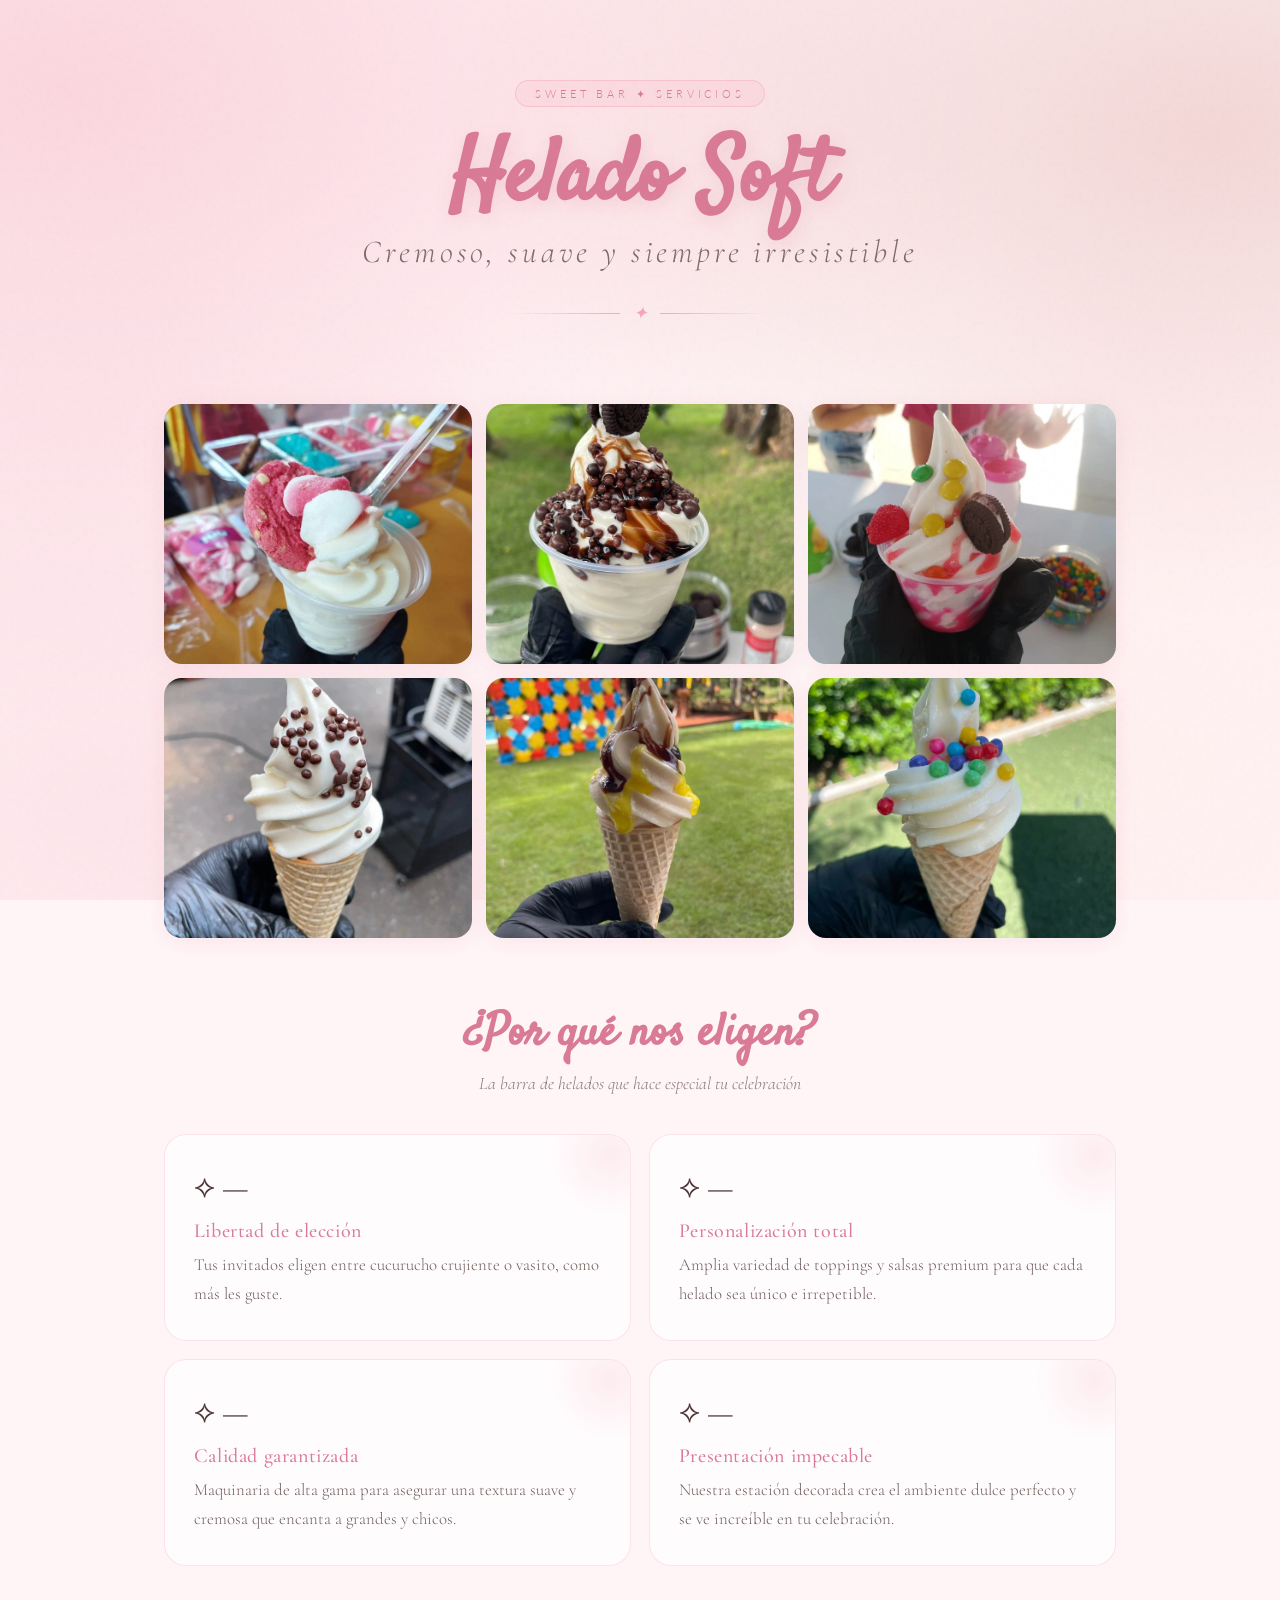
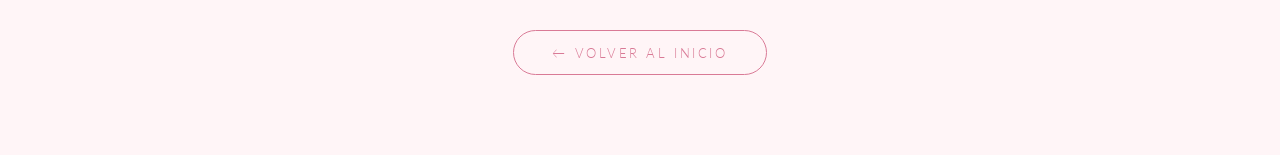
<file: helados.html>
<!DOCTYPE html>
<html lang="es">
<head>
  <meta charset="UTF-8" />
  <meta name="viewport" content="width=device-width, initial-scale=1.0"/>
  <title>Sweet Bar – Servicio de Helados</title>
  <link href="https://fonts.googleapis.com/css2?family=Cormorant+Garamond:ital,wght@0,300;0,400;0,500;1,300;1,400&family=Satisfy&family=Lato:wght@300;400&display=swap" rel="stylesheet"/>
  <style>
    *, *::before, *::after { box-sizing: border-box; margin: 0; padding: 0; }

    :root {
      --acento:       #f4a7b9;
      --acento-claro: #fde8ed;
      --acento-osc:   #d97a96;
      --crema:        #fff5f7;
      --texto:        #4e3535;
    }

    body {
      background-color: var(--crema);
      background-image:
        radial-gradient(ellipse at 5% 10%,  rgba(244,167,185,.4) 0, transparent 55%),
        radial-gradient(ellipse at 95% 15%, rgba(206,125,114,.25) 0, transparent 45%),
        radial-gradient(ellipse at 50% 55%, rgba(255,255,255,.7)  0, transparent 60%),
        radial-gradient(ellipse at 10% 90%, rgba(244,167,185,.2)  0, transparent 50%),
        radial-gradient(ellipse at 90% 85%, rgba(255,228,225,.3)  0, transparent 45%);
      background-attachment: fixed;
      color: var(--texto);
      font-family: 'Cormorant Garamond', serif;
      overflow-x: hidden;
    }

    body::before {
      content: '';
      position: fixed; inset: 0;
      background-image: url("data:image/svg+xml,%3Csvg viewBox='0 0 200 200' xmlns='http://www.w3.org/2000/svg'%3E%3Cfilter id='n'%3E%3CfeTurbulence type='fractalNoise' baseFrequency='.85' numOctaves='4' stitchTiles='stitch'/%3E%3C/filter%3E%3Crect width='100%25' height='100%25' filter='url(%23n)' opacity='.035'/%3E%3C/svg%3E");
      pointer-events: none; z-index: 999; opacity: .5;
    }

    .hero {
      text-align: center;
      padding: 5rem 1.5rem 3rem;
      animation: fadeUp .9s ease both;
    }

    .hero-tag {
      display: inline-block;
      font-family: 'Lato', sans-serif;
      font-size: .7rem;
      font-weight: 300;
      letter-spacing: .35em;
      text-transform: uppercase;
      color: var(--acento-osc);
      background: rgba(244,167,185,.15);
      border: 1px solid rgba(244,167,185,.45);
      border-radius: 50px;
      padding: .35rem 1.2rem;
      margin-bottom: 1.8rem;
    }

    .hero h1 {
      font-family: 'Satisfy', cursive;
      font-size: clamp(3rem, 10vw, 5.5rem);
      color: var(--acento-osc);
      line-height: 1;
      margin-bottom: .5rem;
      text-shadow: 2px 4px 18px rgba(217,122,150,.2);
    }

    .hero h2 {
      font-weight: 300;
      font-style: italic;
      font-size: clamp(1.3rem, 4vw, 2rem);
      color: var(--texto);
      opacity: .7;
      letter-spacing: .12em;
    }

    .divider {
      display: flex;
      align-items: center;
      justify-content: center;
      gap: .8rem;
      margin: 2rem auto;
      max-width: 260px;
    }
    .divider span { flex: 1; height: 1px; background: linear-gradient(to right, transparent, var(--acento)); }
    .divider span:last-child { background: linear-gradient(to left, transparent, var(--acento)); }
    .divider em { font-size: 1.1rem; color: var(--acento); }

    .galeria-section {
      max-width: 1000px;
      margin: 0 auto;
      padding: 0 1.5rem 4rem;
      animation: fadeUp .9s .15s ease both;
    }

    /* ── GALERÍA CORREGIDA (igual que creps) ── */
    .galeria-grid {
      display: grid;
      grid-template-columns: repeat(3, 1fr);
      grid-auto-rows: 260px;
      gap: 14px;
    }

    .galeria-item {
      border-radius: 18px;
      overflow: hidden;
      box-shadow: 0 4px 22px rgba(217,122,150,.13);
      transition: transform .35s ease, box-shadow .35s ease;
    }

    .galeria-item:hover {
      transform: translateY(-5px) scale(1.02);
      box-shadow: 0 12px 36px rgba(217,122,150,.22);
    }

    .galeria-img {
      width: 100%;
      height: 100%;
      object-fit: cover;
      object-position: center;
      display: block;
    }

    .info-section {
      max-width: 1000px;
      margin: 0 auto 1rem;
      padding: 0 1.5rem;
      animation: fadeUp .9s .25s ease both;
    }

    .info-header {
      text-align: center;
      margin-bottom: 2.5rem;
    }

    .info-header h2 {
      font-family: 'Satisfy', cursive;
      font-size: clamp(1.8rem, 6vw, 2.8rem);
      color: var(--acento-osc);
      margin-bottom: .4rem;
    }

    .info-header p {
      font-style: italic;
      font-size: 1.1rem;
      opacity: .65;
      font-weight: 300;
    }

    .cards-grid {
      display: grid;
      grid-template-columns: repeat(2, 1fr);
      gap: 18px;
    }

    .card {
      background: rgba(255,255,255,.7);
      backdrop-filter: blur(10px);
      border: 1px solid rgba(244,167,185,.3);
      border-radius: 22px;
      padding: 2rem 1.8rem;
      transition: transform .3s ease, box-shadow .3s ease;
      position: relative;
      overflow: hidden;
    }

    .card::before {
      content: '';
      position: absolute;
      top: -40px; right: -40px;
      width: 120px; height: 120px;
      border-radius: 50%;
      background: radial-gradient(circle, rgba(244,167,185,.2), transparent 70%);
    }

    .card:hover {
      transform: translateY(-4px);
      box-shadow: 0 10px 32px rgba(217,122,150,.15);
    }

    .card-icon { font-size: 2rem; margin-bottom: .8rem; display: block; }

    .card h3 {
      font-size: 1.25rem;
      font-weight: 500;
      color: var(--acento-osc);
      margin-bottom: .5rem;
      letter-spacing: .03em;
    }

    .card p {
      font-size: 1.05rem;
      font-weight: 300;
      line-height: 1.7;
      opacity: .8;
    }

    .btn-wrap {
      text-align: center;
      padding: 3rem 1.5rem 5rem;
      animation: fadeUp .9s .35s ease both;
    }

    .btn-volver {
      display: inline-flex;
      align-items: center;
      gap: .5rem;
      padding: .85rem 2.4rem;
      border: 1.5px solid var(--acento-osc);
      border-radius: 50px;
      color: var(--acento-osc);
      text-decoration: none;
      font-family: 'Lato', sans-serif;
      font-size: .8rem;
      font-weight: 300;
      letter-spacing: .2em;
      text-transform: uppercase;
      transition: background .3s, color .3s, transform .25s;
    }

    .btn-volver:hover {
      background: var(--acento-osc);
      color: #fff;
      transform: translateY(-2px);
    }

    @keyframes fadeUp {
      from { opacity: 0; transform: translateY(28px); }
      to   { opacity: 1; transform: translateY(0); }
    }

    @media (max-width: 600px) {
      .cards-grid { grid-template-columns: 1fr; }
      .galeria-grid { gap: 10px; grid-auto-rows: 160px; }
    }
  </style>
</head>
<body>

  <div class="hero">
    <div class="hero-tag">Sweet Bar ✦ Servicios</div>
    <h1>Helado Soft</h1>
    <h2>Cremoso, suave y siempre irresistible</h2>
    <div class="divider">
      <span></span><em>✦</em><span></span>
    </div>
  </div>

  <section class="galeria-section">
    <div class="galeria-grid">
      <div class="galeria-item"><img src="helad1.jpeg" class="galeria-img" alt="Helado 1"></div>
      <div class="galeria-item"><img src="helad2.jpeg" class="galeria-img" alt="Helado 2"></div>
      <div class="galeria-item"><img src="helad3.jpeg" class="galeria-img" alt="Helado 3"></div>
      <div class="galeria-item"><img src="helad4.jpeg" class="galeria-img" alt="Helado 4"></div>
      <div class="galeria-item"><img src="helad5.jpeg" class="galeria-img" alt="Helado 5"></div>
      <div class="galeria-item"><img src="helad6.jpeg" class="galeria-img" alt="Helado 6"></div>
    </div>
  </section>

  <section class="info-section">
    <div class="info-header">
      <h2>¿Por qué nos eligen?</h2>
      <p>La barra de helados que hace especial tu celebración</p>
    </div>
    <div class="cards-grid">
      <div class="card">
        <span class="card-icon">⟡ —</span>
        <h3>Libertad de elección</h3>
        <p>Tus invitados eligen entre cucurucho crujiente o vasito, como más les guste.</p>
      </div>
      <div class="card">
        <span class="card-icon">⟡ —</span>
        <h3>Personalización total</h3>
        <p>Amplia variedad de toppings y salsas premium para que cada helado sea único e irrepetible.</p>
      </div>
      <div class="card">
        <span class="card-icon">⟡ —</span>
        <h3>Calidad garantizada</h3>
        <p>Maquinaria de alta gama para asegurar una textura suave y cremosa que encanta a grandes y chicos.</p>
      </div>
      <div class="card">
        <span class="card-icon">⟡ —</span>
        <h3>Presentación impecable</h3>
        <p>Nuestra estación decorada crea el ambiente dulce perfecto y se ve increíble en tu celebración.</p>
      </div>
    </div>
  </section>

  <div class="btn-wrap">
    <a href="index.html" class="btn-volver">← Volver al inicio</a>
  </div>

</body>
</html>
</file>
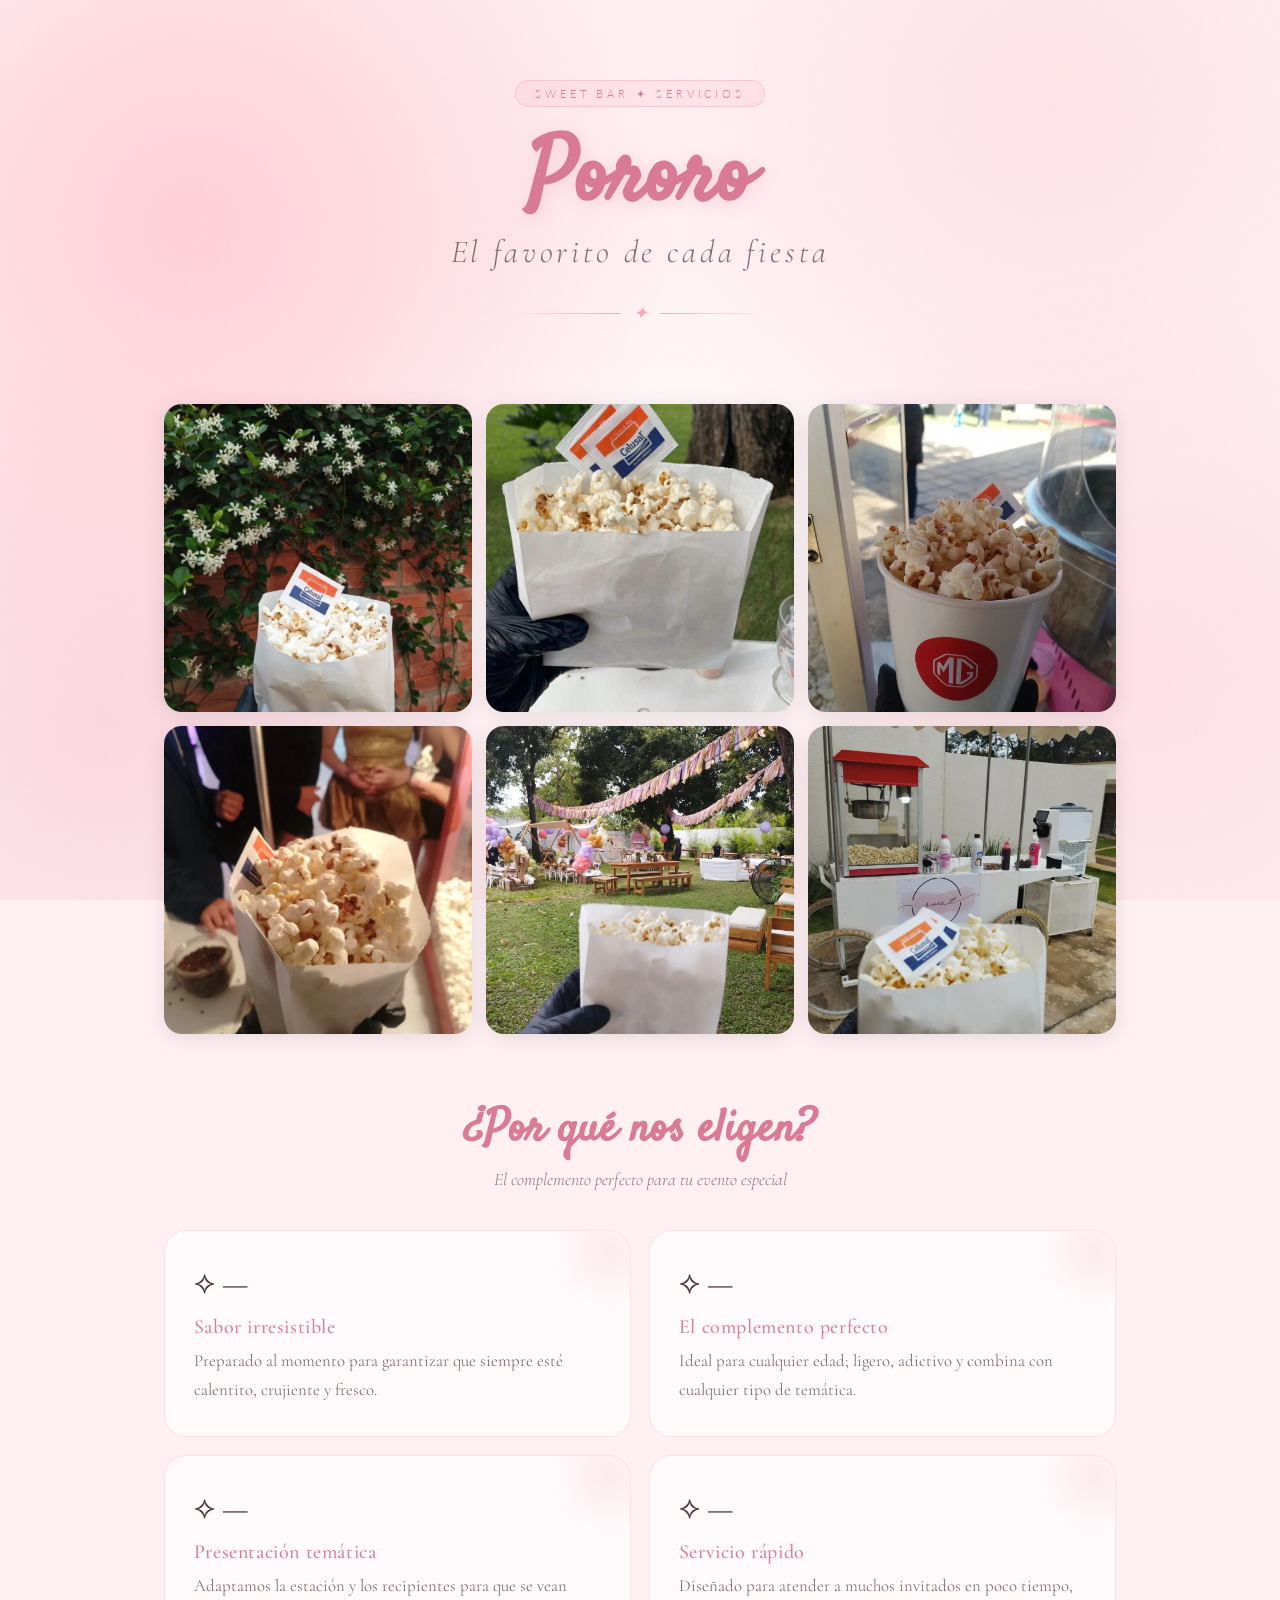
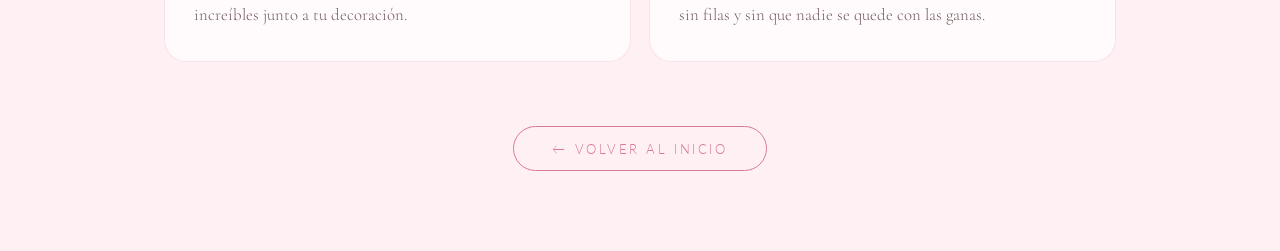
<file: pororo.html>
<!DOCTYPE html>
<html lang="es">
<head>
  <meta charset="UTF-8" />
  <meta name="viewport" content="width=device-width, initial-scale=1.0"/>
  <title>Sweet Bar – Servicio de Pororo</title>
  <link href="https://fonts.googleapis.com/css2?family=Cormorant+Garamond:ital,wght@0,300;0,400;0,500;1,300;1,400&family=Satisfy&family=Lato:wght@300;400&display=swap" rel="stylesheet"/>
  <style>
    *, *::before, *::after { box-sizing: border-box; margin: 0; padding: 0; }

    :root {
      --ac:     #f4a7b9;
      --ac-cl:  #fde8ed;
      --ac-osc: #d97a96;
      --crema:  #fff5f7;
      --texto:  #4e3535;
    }

    body {
      min-height: 100vh;
      color: var(--texto);
      font-family: 'Cormorant Garamond', serif;
      overflow-x: hidden;
      /* Fondo temático: burbujas de palomitas — rosa suave con manchas crema */
      background-color: #fff0f3;
      background-image:
        radial-gradient(circle at 15% 25%, rgba(255,182,193,.55) 0, transparent 38%),
        radial-gradient(circle at 82% 12%, rgba(255,218,224,.6)  0, transparent 30%),
        radial-gradient(circle at 50% 60%, rgba(255,255,255,.75) 0, transparent 42%),
        radial-gradient(circle at 8%  80%, rgba(244,167,185,.35) 0, transparent 28%),
        radial-gradient(circle at 90% 75%, rgba(255,200,210,.4)  0, transparent 32%),
        radial-gradient(circle at 40% 95%, rgba(255,228,232,.5)  0, transparent 25%);
      background-attachment: fixed;
    }

    body::before {
      content:''; position:fixed; inset:0; pointer-events:none; z-index:999; opacity:.45;
      background-image:url("data:image/svg+xml,%3Csvg viewBox='0 0 200 200' xmlns='http://www.w3.org/2000/svg'%3E%3Cfilter id='n'%3E%3CfeTurbulence type='fractalNoise' baseFrequency='.85' numOctaves='4' stitchTiles='stitch'/%3E%3C/filter%3E%3Crect width='100%25' height='100%25' filter='url(%23n)' opacity='.04'/%3E%3C/svg%3E");
    }

    /* HERO */
    .hero { text-align:center; padding:5rem 1.5rem 3rem; animation:fadeUp .9s ease both; }

    .hero-tag {
      display:inline-block; font-family:'Lato',sans-serif; font-size:.7rem;
      font-weight:300; letter-spacing:.35em; text-transform:uppercase;
      color:var(--ac-osc); background:rgba(244,167,185,.15);
      border:1px solid rgba(244,167,185,.45); border-radius:50px;
      padding:.35rem 1.2rem; margin-bottom:1.8rem;
    }
    .hero h1 {
      font-family:'Satisfy',cursive; font-size:clamp(3rem,10vw,5.5rem);
      color:var(--ac-osc); line-height:1; margin-bottom:.5rem;
      text-shadow:2px 4px 18px rgba(217,122,150,.2);
    }
    .hero h2 {
      font-weight:300; font-style:italic; font-size:clamp(1.3rem,4vw,2rem);
      color:var(--texto); opacity:.7; letter-spacing:.12em;
    }
    .divider {
      display:flex; align-items:center; justify-content:center;
      gap:.8rem; margin:2rem auto; max-width:260px;
    }
    .divider span { flex:1; height:1px; background:linear-gradient(to right,transparent,var(--ac)); }
    .divider span:last-child { background:linear-gradient(to left,transparent,var(--ac)); }
    .divider em { font-size:1.1rem; color:var(--ac); }

    /* GALERÍA */
    .galeria-section { max-width:1000px; margin:0 auto; padding:0 1.5rem 4rem; animation:fadeUp .9s .15s ease both; }
    .galeria-grid { display:grid; grid-template-columns:repeat(3,1fr); gap:14px; }
    .galeria-item { aspect-ratio:1/1; border-radius:18px; overflow:hidden; box-shadow:0 4px 22px rgba(0,0,0,.1); transition:transform .35s, box-shadow .35s; }
    .galeria-item:hover { transform:translateY(-5px) scale(1.02); box-shadow:0 12px 36px rgba(217,122,150,.22); }
    .galeria-img { width:100%; height:100%; object-fit:cover; display:block; }

    /* CARDS */
    .info-section { max-width:1000px; margin:0 auto 1rem; padding:0 1.5rem; animation:fadeUp .9s .25s ease both; }
    .info-header { text-align:center; margin-bottom:2.5rem; }
    .info-header h2 { font-family:'Satisfy',cursive; font-size:clamp(1.8rem,6vw,2.8rem); color:var(--ac-osc); margin-bottom:.4rem; }
    .info-header p { font-style:italic; font-size:1.1rem; opacity:.65; font-weight:300; }
    .cards-grid { display:grid; grid-template-columns:repeat(2,1fr); gap:18px; }
    .card {
      background:rgba(255,255,255,.7); backdrop-filter:blur(10px);
      border:1px solid rgba(244,167,185,.3); border-radius:22px;
      padding:2rem 1.8rem; transition:transform .3s, box-shadow .3s;
      position:relative; overflow:hidden;
    }
    .card::before {
      content:''; position:absolute; top:-40px; right:-40px;
      width:120px; height:120px; border-radius:50%;
      background:radial-gradient(circle,rgba(244,167,185,.2),transparent 70%);
    }
    .card:hover { transform:translateY(-4px); box-shadow:0 10px 32px rgba(217,122,150,.15); }
    .card-icon { font-size:2rem; margin-bottom:.8rem; display:block; }
    .card h3 { font-size:1.25rem; font-weight:500; color:var(--ac-osc); margin-bottom:.5rem; letter-spacing:.03em; }
    .card p { font-size:1.05rem; font-weight:300; line-height:1.7; opacity:.8; }

    /* BTN */
    .btn-wrap { text-align:center; padding:3rem 1.5rem 5rem; animation:fadeUp .9s .35s ease both; }
    .btn-volver {
      display:inline-flex; align-items:center; gap:.5rem;
      padding:.85rem 2.4rem; border:1.5px solid var(--ac-osc); border-radius:50px;
      color:var(--ac-osc); text-decoration:none; font-family:'Lato',sans-serif;
      font-size:.8rem; font-weight:300; letter-spacing:.2em; text-transform:uppercase;
      transition:background .3s, color .3s, transform .25s;
    }
    .btn-volver:hover { background:var(--ac-osc); color:#fff; transform:translateY(-2px); }

    @keyframes fadeUp { from{opacity:0;transform:translateY(28px)} to{opacity:1;transform:translateY(0)} }

    @media(max-width:600px){
      .cards-grid { grid-template-columns:1fr; }
      .galeria-grid { gap:10px; }
    }
  </style>
</head>
<body>
  <div class="hero">
    <div class="hero-tag">Sweet Bar ✦ Servicios</div>
    <h1>Pororo</h1>
    <h2>El favorito de cada fiesta</h2>
    <div class="divider"><span></span><em>✦</em><span></span></div>
  </div>

  <section class="galeria-section">
    <div class="galeria-grid">
      <div class="galeria-item"><img src="poror1.jpeg" class="galeria-img" alt="Pororo 1"></div>
      <div class="galeria-item"><img src="poror2.jpeg" class="galeria-img" alt="Pororo 2"></div>
      <div class="galeria-item"><img src="poror3.jpeg" class="galeria-img" alt="Pororo 3"></div>
      <div class="galeria-item"><img src="poror4.jpeg" class="galeria-img" alt="Pororo 4"></div>
      <div class="galeria-item"><img src="poror5.jpeg" class="galeria-img" alt="Pororo 5"></div>
      <div class="galeria-item"><img src="poror6.jpeg" class="galeria-img" alt="Pororo 6"></div>
    </div>
  </section>

  <section class="info-section">
    <div class="info-header">
      <h2>¿Por qué nos eligen?</h2>
      <p>El complemento perfecto para tu evento especial</p>
    </div>
    <div class="cards-grid">
      <div class="card"><span class="card-icon">⟡ —</span><h3>Sabor irresistible</h3><p>Preparado al momento para garantizar que siempre esté calentito, crujiente y fresco.</p></div>
      <div class="card"><span class="card-icon">⟡ —</span><h3>El complemento perfecto</h3><p>Ideal para cualquier edad; ligero, adictivo y combina con cualquier tipo de temática.</p></div>
      <div class="card"><span class="card-icon">⟡ —</span><h3>Presentación temática</h3><p>Adaptamos la estación y los recipientes para que se vean increíbles junto a tu decoración.</p></div>
      <div class="card"><span class="card-icon">⟡ —</span><h3>Servicio rápido</h3><p>Diseñado para atender a muchos invitados en poco tiempo, sin filas y sin que nadie se quede con las ganas.</p></div>
    </div>
  </section>

  <div class="btn-wrap">
    <a href="index.html" class="btn-volver">← Volver al inicio</a>
  </div>
</body>
</html>
</file>
<file: style.css>
html, body {
    max-width: 100%;
    overflow-x: hidden;
    margin: 0;
    padding: 0;
    font-family: 'Segoe UI', Tahoma, Geneva, Verdana, sans-serif;
    background-color: #fdf2f2;
    background-image: 
        radial-gradient(at 10% 20%, rgba(255, 182, 193, 0.3) 0px, transparent 50%),
        radial-gradient(at 80% 80%, rgba(255, 228, 225, 0.4) 0px, transparent 50%);
    background-attachment: fixed;
}

/* 2. Asegurar que las imágenes no se desborden */
img {
    max-width: 100%;
    height: auto;
}

/* 3. Estilo del Menú */
nav {
    display: flex;
    justify-content: center;
    padding: 20px;
}

nav a {
    margin: 0 10px;
    text-decoration: none;
    color: #e57373;
    font-weight: bold;
}

/* 4. Estilo de Botones */
.boton-menu {
    display: block;
    width: 80%;
    margin: 20px auto;
    padding: 15px;
    background-color: #f06292;
    color: white;
    text-align: center;
    text-decoration: none;
    border-radius: 25px;
}

/* 5. Ajustes para Celulares (Pantallas pequeñas) */
@media (max-width: 600px) {
    h1 { font-size: 24px !important; }
    nav { flex-direction: column; align-items: center; }
    nav a { margin: 5px 0; }
}
</file>
